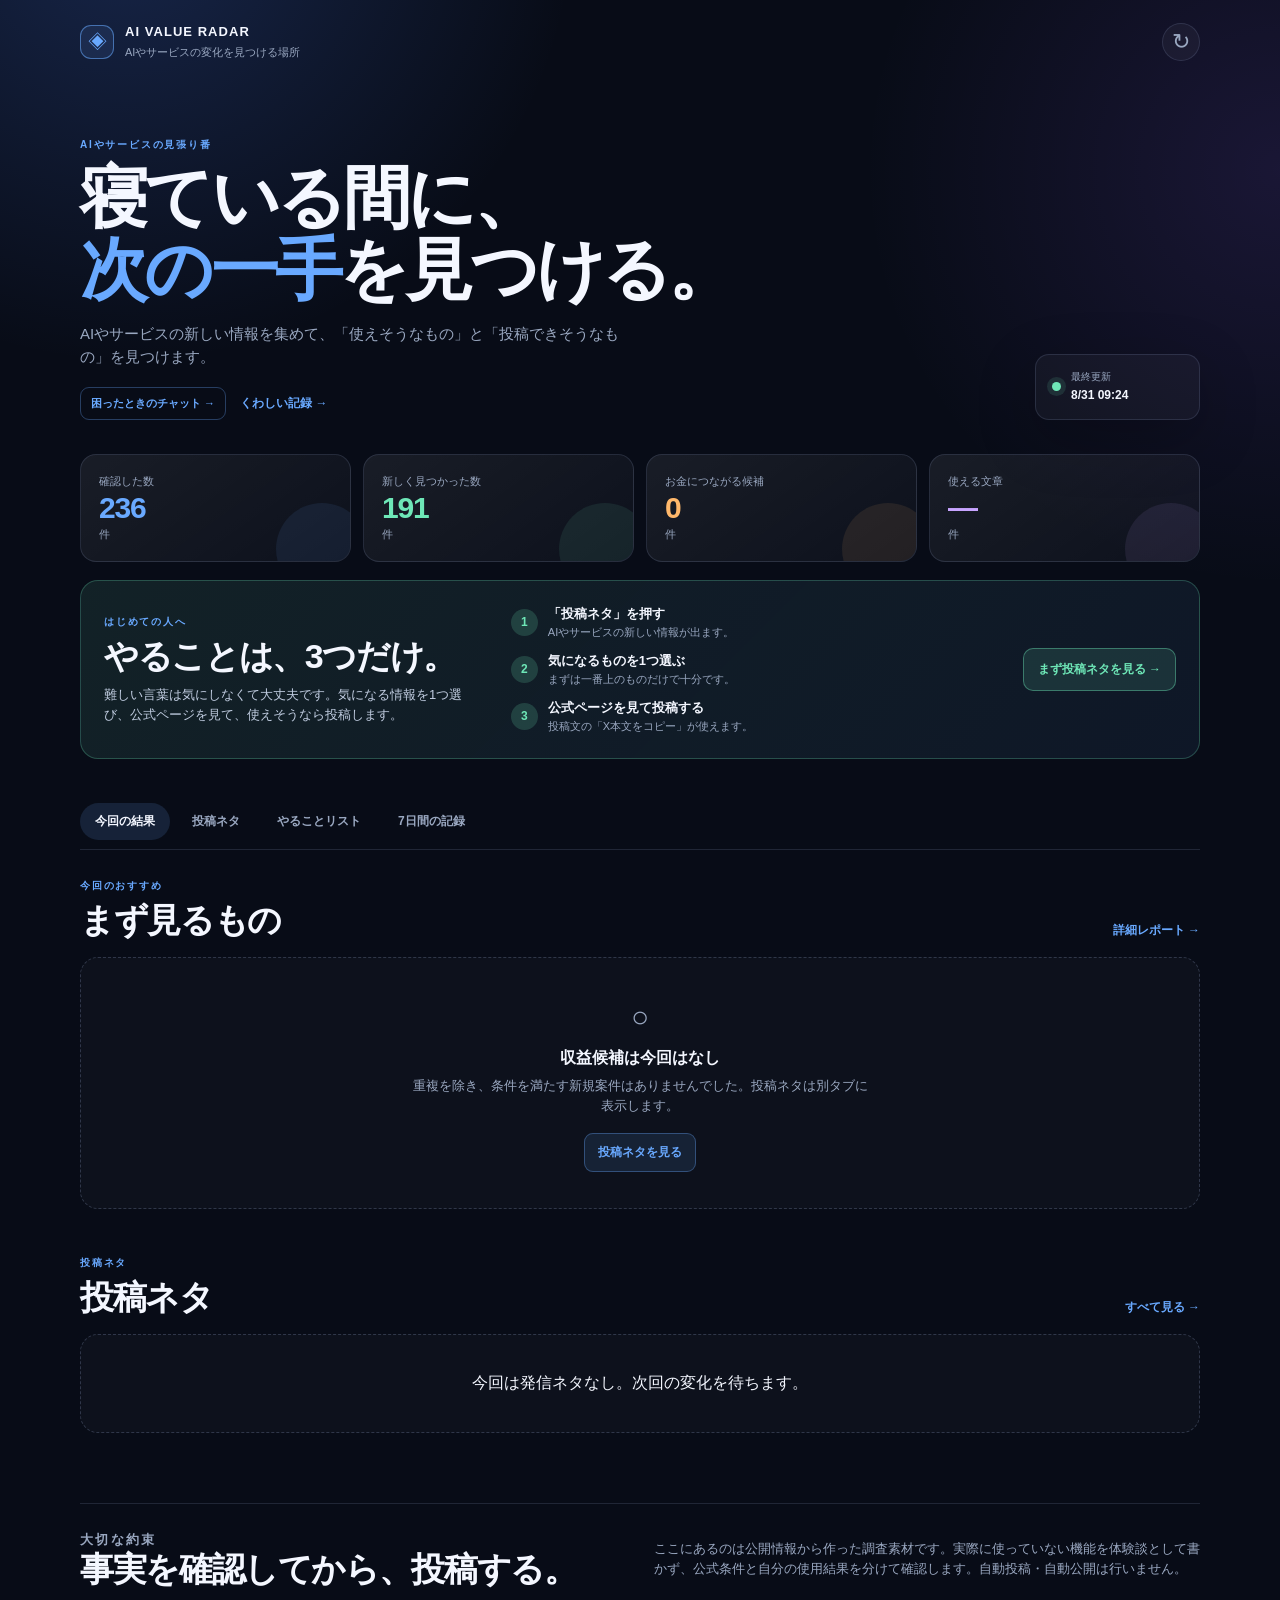
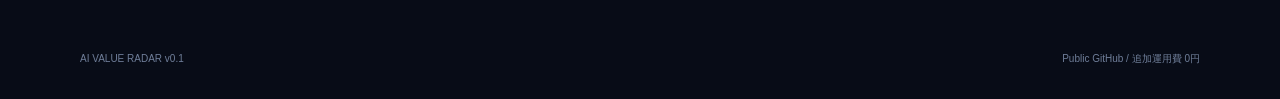
<file: index.html>
<!doctype html>
<html lang="ja">
<head>
  <meta charset="utf-8">
  <meta name="viewport" content="width=device-width, initial-scale=1, viewport-fit=cover">
  <meta name="theme-color" content="#0b1020">
  <meta name="description" content="AIやサービスの新しい情報から、使えそうなものと投稿ネタを見つけるAI VALUE RADAR。">
  <title>AI VALUE RADAR</title>
  <link rel="stylesheet" href="assets/radar.css">
</head>
<body>
  <div class="shell">
    <header class="topbar">
      <a class="brand" href="./" aria-label="AI VALUE RADAR ホーム">
        <span class="brand-mark">◈</span>
        <span>
          <strong>AI VALUE RADAR</strong>
          <small>AIやサービスの変化を見つける場所</small>
        </span>
      </a>
      <button class="icon-button" id="refresh-button" type="button" aria-label="データを更新">↻</button>
    </header>

    <main>
      <section class="hero">
        <div>
          <p class="eyebrow">AIやサービスの見張り番</p>
          <h1>寝ている間に、<br><span>次の一手</span>を見つける。</h1>
          <p class="hero-copy">AIやサービスの新しい情報を集めて、「使えそうなもの」と「投稿できそうなもの」を見つけます。</p>
          <div class="hero-links">
            <a class="action-link" href="chat-fallback.html">困ったときのチャット →</a>
            <a class="text-link" href="data/latest.md">くわしい記録 →</a>
          </div>
        </div>
        <div class="status-card">
          <span class="status-dot"></span>
          <div>
            <small>最終更新</small>
            <strong id="last-updated">読み込み中…</strong>
          </div>
        </div>
      </section>

      <section class="stats-grid" aria-label="今回の数字">
        <article class="stat-card accent-blue">
          <span>確認した数</span>
          <strong id="stat-fetched">—</strong>
          <small>件</small>
        </article>
        <article class="stat-card accent-green">
          <span>新しく見つかった数</span>
          <strong id="stat-new">—</strong>
          <small>件</small>
        </article>
        <article class="stat-card accent-orange">
          <span>お金につながる候補</span>
          <strong id="stat-promising">—</strong>
          <small>件</small>
        </article>
        <article class="stat-card accent-purple">
          <span>使える文章</span>
          <strong id="stat-packs">—</strong>
          <small>件</small>
        </article>
      </section>

      <section class="easy-guide" aria-labelledby="easy-guide-title">
        <div class="easy-guide-intro">
          <p class="eyebrow">はじめての人へ</p>
          <h2 id="easy-guide-title">やることは、3つだけ。</h2>
          <p>難しい言葉は気にしなくて大丈夫です。気になる情報を1つ選び、公式ページを見て、使えそうなら投稿します。</p>
        </div>
        <ol class="easy-steps">
          <li>
            <span class="easy-step-number">1</span>
            <div><strong>「投稿ネタ」を押す</strong><small>AIやサービスの新しい情報が出ます。</small></div>
          </li>
          <li>
            <span class="easy-step-number">2</span>
            <div><strong>気になるものを1つ選ぶ</strong><small>まずは一番上のものだけで十分です。</small></div>
          </li>
          <li>
            <span class="easy-step-number">3</span>
            <div><strong>公式ページを見て投稿する</strong><small>投稿文の「X本文をコピー」が使えます。</small></div>
          </li>
        </ol>
        <button class="easy-start" data-jump="topics" type="button">まず投稿ネタを見る →</button>
      </section>

      <nav class="tabs" aria-label="表示切り替え">
        <button class="tab is-active" data-tab="overview" type="button">今回の結果</button>
        <button class="tab" data-tab="topics" type="button">投稿ネタ</button>
        <button class="tab" data-tab="queue" type="button">やることリスト</button>
        <button class="tab" data-tab="metrics" type="button">7日間の記録</button>
      </nav>

      <section class="tab-panel is-active" data-panel="overview">
        <div class="section-heading">
          <div>
            <p class="eyebrow">今回のおすすめ</p>
            <h2>まず見るもの</h2>
          </div>
          <a class="text-link" id="latest-link" href="data/latest.md">詳細レポート →</a>
        </div>
        <div id="revenue-list" class="card-list"></div>

        <div class="empty-state" id="revenue-empty" hidden>
          <div class="empty-icon">○</div>
          <h3>収益候補は今回はなし</h3>
          <p>重複を除き、条件を満たす新規案件はありませんでした。投稿ネタは別タブに表示します。</p>
          <button class="soft-button" data-jump="topics" type="button">投稿ネタを見る</button>
        </div>

        <div class="section-heading compact-heading">
          <div>
            <p class="eyebrow">投稿ネタ</p>
            <h2>投稿ネタ</h2>
          </div>
          <button class="text-button" data-jump="topics" type="button">すべて見る →</button>
        </div>
        <div id="topic-preview" class="card-list"></div>
      </section>

      <section class="tab-panel" data-panel="topics">
        <div class="section-heading">
          <div>
            <p class="eyebrow">投稿ネタ</p>
            <h2>投稿ネタ</h2>
          </div>
          <span class="count-pill" id="topic-count">0件</span>
        </div>
        <p class="section-note">ここには、Xやnoteの話題になりそうな情報が出ます。まずは「これは何か」だけ見れば大丈夫です。</p>
        <div id="topic-list" class="card-list"></div>
      </section>

      <section class="tab-panel" data-panel="queue">
        <div class="section-heading">
          <div>
            <p class="eyebrow">やることリスト</p>
            <h2>やることリスト</h2>
          </div>
          <a class="text-link" href="data/content_queue.md">Markdown →</a>
        </div>
        <div class="queue-summary" id="queue-summary"></div>
        <p class="section-note">1つのネタを、note・X・Threads・動画に使い回せます。投稿したらTelegramで記録します。</p>
        <div id="queue-list" class="queue-list"></div>
      </section>

      <section class="tab-panel" data-panel="metrics">
        <div class="section-heading">
          <div>
            <p class="eyebrow">7日間の記録</p>
            <h2>どれが役立ったか</h2>
          </div>
          <span class="count-pill" id="metric-runs">0回</span>
        </div>
          <p class="section-note">「この情報を見てよかったか」を記録すると、少しずつおすすめが上手くなります。最初は見なくても大丈夫です。</p>
        <div class="metric-list" id="metric-list"></div>
        <div class="commands-card">
          <p class="eyebrow">Telegramの使い方</p>
          <h3>投稿したら、通知に返信して記録</h3>
          <code>/good コード</code>
          <code>/skip コード</code>
          <code>/trial コード　/used コード</code>
          <code>/posted コード note|x|threads|video</code>
          <code>/posturl コード https://公開した投稿のURL</code>
          <code>/validate コード signal|validated|rejected</code>
          <code>/result コード views=100 clicks=5 signups=1 sales=0 revenue=0</code>
        </div>
      </section>

      <section class="principles">
        <div>
          <p class="eyebrow">大切な約束</p>
          <h2>事実を確認してから、投稿する。</h2>
        </div>
        <p>ここにあるのは公開情報から作った調査素材です。実際に使っていない機能を体験談として書かず、公式条件と自分の使用結果を分けて確認します。自動投稿・自動公開は行いません。</p>
      </section>
    </main>

    <footer class="footer">
      <span>AI VALUE RADAR v0.1</span>
      <span>Public GitHub / 追加運用費 0円</span>
    </footer>
  </div>
  <div class="toast" id="toast" role="status" aria-live="polite"></div>
  <script src="assets/radar.js?v=20260831-4" defer></script>
</body>
</html>
</file>
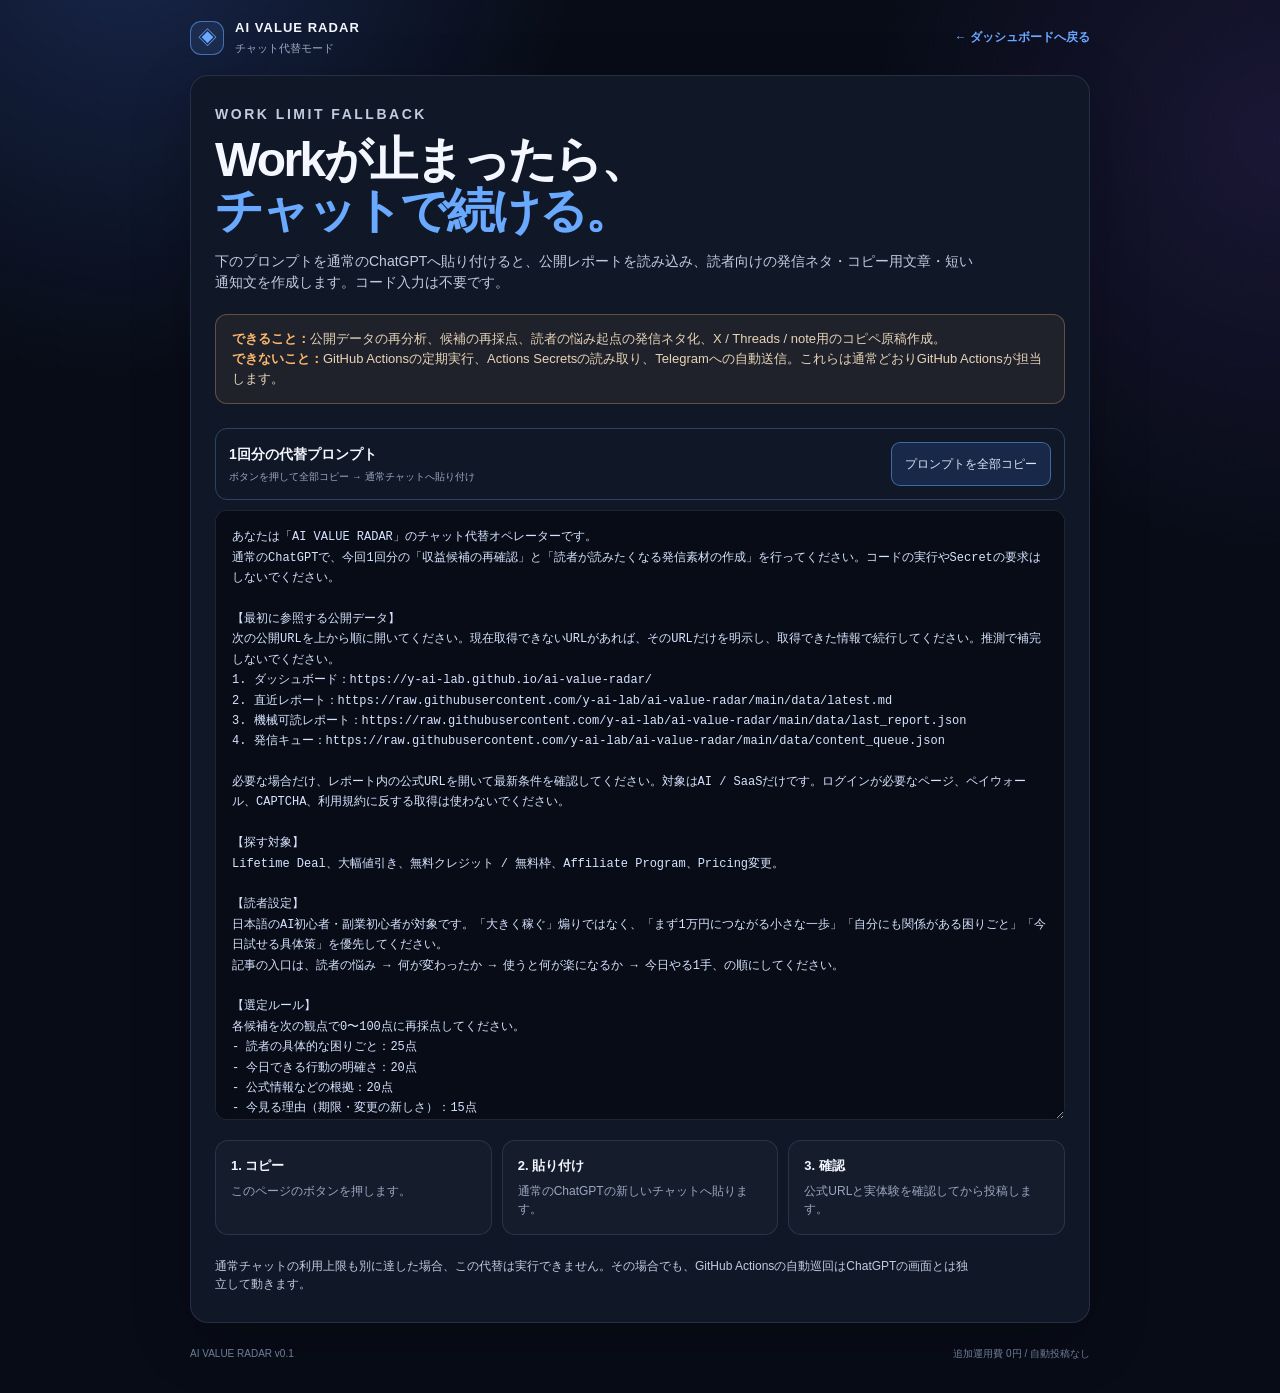
<file: chat-fallback.html>
<!doctype html>
<html lang="ja">
<head>
  <meta charset="utf-8">
  <meta name="viewport" content="width=device-width, initial-scale=1, viewport-fit=cover">
  <meta name="theme-color" content="#0b1020">
  <meta name="description" content="AI VALUE RADARを通常チャットで続けるための、コピーして使える代替プロンプト。">
  <title>チャット代替｜AI VALUE RADAR</title>
  <link rel="stylesheet" href="assets/radar.css">
  <style>
    .fallback-shell { width: min(900px, calc(100% - 24px)); margin: 0 auto; }
    .fallback-top { display:flex; justify-content:space-between; align-items:center; gap:12px; padding:18px 0; }
    .fallback-back { color:var(--blue); font-size:12px; font-weight:700; text-decoration:none; }
    .fallback-body { padding:28px 24px; border:1px solid var(--line); border-radius:18px; background:var(--panel); box-shadow:var(--shadow); }
    .fallback-body h1 { max-width:none; margin:0 0 14px; font-size:clamp(28px,5vw,48px); }
    .fallback-body h1 span { color:var(--blue); }
    .fallback-body p { max-width:760px; color:#c0cce0; font-size:14px; }
    .fallback-note { margin:20px 0; padding:14px 16px; border:1px solid rgba(255,184,107,.3); border-radius:12px; background:rgba(255,184,107,.07); color:#e7d4b8; font-size:13px; }
    .fallback-note strong { color:var(--orange); }
    .fallback-toolbar { display:flex; align-items:center; justify-content:space-between; gap:14px; margin:24px 0 10px; padding:13px; border:1px solid rgba(105,169,255,.3); border-radius:12px; color:var(--muted); font-size:12px; }
    .fallback-toolbar strong,.fallback-toolbar small { display:block; }
    .fallback-toolbar strong { color:var(--text); font-size:14px; }
    .fallback-toolbar small { margin-top:3px; }
    .fallback-copy { min-height:44px; padding:9px 13px; border:1px solid rgba(105,169,255,.5); border-radius:9px; background:#172848; color:#dbe6fb; font:700 11px/1.2 inherit; cursor:pointer; white-space:nowrap; }
    .fallback-copy.is-ok { border-color:rgba(110,231,183,.7); background:#12382d; color:var(--green); }
    .fallback-prompt { display:block; width:100%; min-height:610px; padding:16px; border:1px solid rgba(255,255,255,.1); border-radius:12px; resize:vertical; background:#080c17; color:#d7e4ff; font:12px/1.7 ui-monospace,SFMono-Regular,Menlo,monospace; }
    .fallback-grid { display:grid; grid-template-columns:repeat(3,1fr); gap:10px; margin-top:20px; }
    .fallback-card { padding:15px; border:1px solid var(--line); border-radius:13px; background:rgba(255,255,255,.025); }
    .fallback-card strong,.fallback-card span { display:block; }
    .fallback-card strong { margin-bottom:5px; font-size:13px; }
    .fallback-card span { color:var(--muted); font-size:12px; }
    .fallback-limit { margin:22px 0 0; color:var(--muted); font-size:12px !important; }
    @media (max-width:680px) {
      .fallback-body { padding:21px 16px; }
      .fallback-toolbar { display:block; }
      .fallback-copy { width:100%; margin-top:11px; }
      .fallback-grid { grid-template-columns:1fr; }
      .fallback-prompt { min-height:680px; font-size:11px; }
    }
  </style>
</head>
<body>
  <div class="fallback-shell">
    <div class="fallback-top">
      <a class="brand" href="./"><span class="brand-mark">◈</span><span><strong>AI VALUE RADAR</strong><small>チャット代替モード</small></span></a>
      <a class="fallback-back" href="./">← ダッシュボードへ戻る</a>
    </div>
    <main class="fallback-body">
      <p class="eyebrow">WORK LIMIT FALLBACK</p>
      <h1>Workが止まったら、<br><span>チャットで続ける。</span></h1>
      <p>下のプロンプトを通常のChatGPTへ貼り付けると、公開レポートを読み込み、読者向けの発信ネタ・コピー用文章・短い通知文を作成します。コード入力は不要です。</p>
      <div class="fallback-note"><strong>できること：</strong>公開データの再分析、候補の再採点、読者の悩み起点の発信ネタ化、X / Threads / note用のコピペ原稿作成。<br><strong>できないこと：</strong>GitHub Actionsの定期実行、Actions Secretsの読み取り、Telegramへの自動送信。これらは通常どおりGitHub Actionsが担当します。</div>
      <div class="fallback-toolbar">
        <div><strong>1回分の代替プロンプト</strong><small>ボタンを押して全部コピー → 通常チャットへ貼り付け</small></div>
        <button id="fallback-copy" class="fallback-copy" type="button">プロンプトを全部コピー</button>
      </div>
      <textarea id="fallback-prompt" class="fallback-prompt" readonly>あなたは「AI VALUE RADAR」のチャット代替オペレーターです。
通常のChatGPTで、今回1回分の「収益候補の再確認」と「読者が読みたくなる発信素材の作成」を行ってください。コードの実行やSecretの要求はしないでください。

【最初に参照する公開データ】
次の公開URLを上から順に開いてください。現在取得できないURLがあれば、そのURLだけを明示し、取得できた情報で続行してください。推測で補完しないでください。
1. ダッシュボード：https://y-ai-lab.github.io/ai-value-radar/
2. 直近レポート：https://raw.githubusercontent.com/y-ai-lab/ai-value-radar/main/data/latest.md
3. 機械可読レポート：https://raw.githubusercontent.com/y-ai-lab/ai-value-radar/main/data/last_report.json
4. 発信キュー：https://raw.githubusercontent.com/y-ai-lab/ai-value-radar/main/data/content_queue.json

必要な場合だけ、レポート内の公式URLを開いて最新条件を確認してください。対象はAI / SaaSだけです。ログインが必要なページ、ペイウォール、CAPTCHA、利用規約に反する取得は使わないでください。

【探す対象】
Lifetime Deal、大幅値引き、無料クレジット / 無料枠、Affiliate Program、Pricing変更。

【読者設定】
日本語のAI初心者・副業初心者が対象です。「大きく稼ぐ」煽りではなく、「まず1万円につながる小さな一歩」「自分にも関係がある困りごと」「今日試せる具体策」を優先してください。
記事の入口は、読者の悩み → 何が変わったか → 使うと何が楽になるか → 今日やる1手、の順にしてください。

【選定ルール】
各候補を次の観点で0〜100点に再採点してください。
- 読者の具体的な困りごと：25点
- 今日できる行動の明確さ：20点
- 公式情報などの根拠：20点
- 今見る理由（期限・変更の新しさ）：15点
- 収益化の可能性：10点
- 他の発信との差別化：10点
一般的な新機能紹介だけで、読者の行動や判断につながらないものは下げてください。
公式情報と推測を分けてください。自分で試していないことを体験談として書かないでください。Affiliate報酬は公式ページで確認できた場合だけ事実として扱い、それ以外は「未確認」と書いてください。

【出力】
最初に、次の短い「Telegram通知相当」を作ってください（Telegramへ送信はしません）。
AI VALUE RADAR｜チャット代替
今回の結論：
監視・参照：○件
収益候補：○件
発信候補：○件
TOP3：候補名と点数

次に、TOP3を最大3件作ってください。強い候補が3件未満なら、無理に埋めず、実際に価値がある件数だけにしてください。各候補に必ず次を含めてください。
- 何が起きたか
- 読者のどの悩みに関係するか
- いくら得なのか / 何が変わるのか
- 今日やる1手
- 向いている人 / 見送る人
- 収益化の見立て（事実と仮説を分ける）
- 注意点
- 公式URLと確認日

続けて、各候補について以下を「そのままコピーできる独立したコードブロック」で作成してください。
1. X投稿：短いフック、本文、公式URL、必要ならPR / Affiliate表記。280文字程度。
2. Threads投稿：3投稿。1投稿目は悩み、2投稿目は変化と具体策、3投稿目は注意点と行動。
3. note記事：タイトル、導入、見出し、本文のたたき台。実体験が必要な箇所は［自分で試した結果を追記］と書く。
4. 30秒動画：0〜3秒のフック、4〜15秒の説明、16〜25秒の具体例、26〜30秒のCTA。
5. 公開前チェック：公式条件、価格、期限、日本からの利用可否、商用利用、PR表記、自分の実利用。

最後に、次の「事実と不足情報」を付けてください。
- 公式情報で確認できた事実
- 推測または収益化仮説
- 取得できなかったURL / 情報
- 次回の監視で見る点

強い発信候補がない場合は「今回は強い候補なし」と正直に書き、薄いニュースを水増ししないでください。ただし、55点以上で読者が自分ごと化できる「検証候補」があれば、【検証候補】と明記して1〜2件だけ出してください。</textarea>
      <div class="fallback-grid">
        <div class="fallback-card"><strong>1. コピー</strong><span>このページのボタンを押します。</span></div>
        <div class="fallback-card"><strong>2. 貼り付け</strong><span>通常のChatGPTの新しいチャットへ貼ります。</span></div>
        <div class="fallback-card"><strong>3. 確認</strong><span>公式URLと実体験を確認してから投稿します。</span></div>
      </div>
      <p class="fallback-limit">通常チャットの利用上限も別に達した場合、この代替は実行できません。その場合でも、GitHub Actionsの自動巡回はChatGPTの画面とは独立して動きます。</p>
    </main>
    <footer class="footer"><span>AI VALUE RADAR v0.1</span><span>追加運用費 0円 / 自動投稿なし</span></footer>
  </div>
  <script src="assets/chat-fallback.js?v=20260831-1" defer></script>
</body>
</html>
</file>
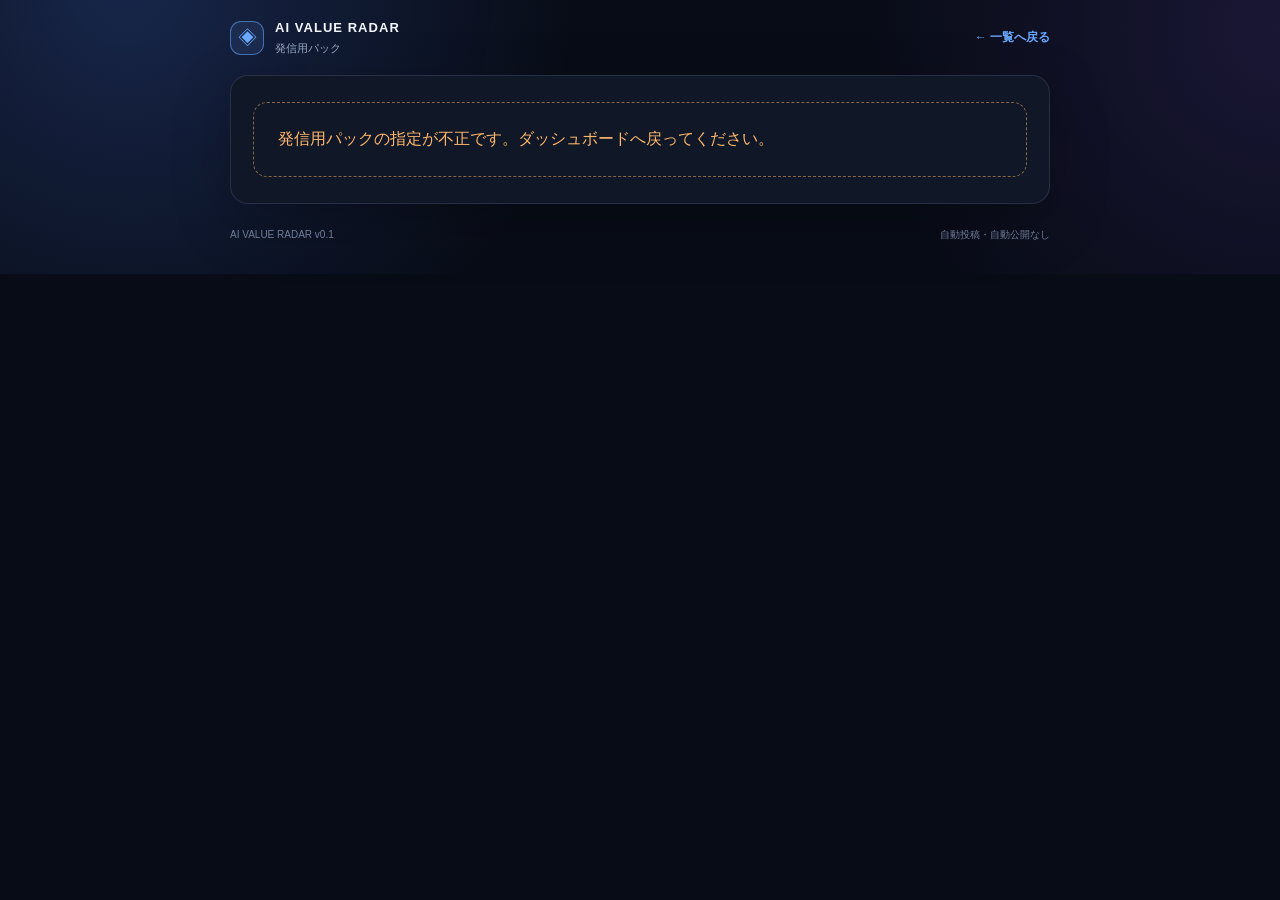
<file: pack.html>
<!doctype html>
<html lang="ja">
<head>
  <meta charset="utf-8">
  <meta name="viewport" content="width=device-width, initial-scale=1, viewport-fit=cover">
  <meta name="theme-color" content="#0b1020">
  <title>発信用パック｜AI VALUE RADAR</title>
  <link rel="stylesheet" href="assets/radar.css">
  <style>
    .pack-shell { width: min(820px, calc(100% - 24px)); margin: 0 auto; }
    .pack-top { display:flex; justify-content:space-between; align-items:center; gap:12px; padding:18px 0; }
    .back-link { color:var(--blue); font-size:12px; font-weight:700; text-decoration:none; }
    .pack-body { padding:26px 22px; border:1px solid var(--line); border-radius:18px; background:var(--panel); box-shadow:var(--shadow); }
    .pack-body h1 { max-width:none; margin:0 0 14px; font-size:clamp(25px,5vw,43px); letter-spacing:-.045em; }
    .pack-body h2 { margin:30px 0 10px; font-size:22px; }
    .pack-body h3 { margin:22px 0 8px; font-size:16px; color:#dbe6fb; }
    .pack-body p { color:#c0cce0; font-size:14px; }
    .pack-body ul { padding-left:22px; color:#c0cce0; font-size:13px; }
    .pack-body li { margin:6px 0; }
    .pack-body blockquote { margin:13px 0; padding:10px 14px; border-left:3px solid var(--blue); background:rgba(105,169,255,.07); color:var(--muted); font-size:13px; }
    .pack-body pre { overflow:auto; padding:14px; border-radius:10px; background:#080c17; color:#d7e4ff; font:12px/1.65 ui-monospace,SFMono-Regular,Menlo,monospace; white-space:pre-wrap; }
    .pack-body a { color:var(--blue); overflow-wrap:anywhere; }
    .pack-meta { color:var(--muted); font-size:11px; }
    .pack-error { padding:24px; border:1px dashed rgba(255,184,107,.5); border-radius:14px; color:var(--orange); }
    .copy-toolbar { display:flex; align-items:center; justify-content:space-between; gap:12px; margin:0 0 18px; padding:12px; border:1px solid rgba(105,169,255,.3); border-radius:12px; color:var(--muted); font-size:12px; }
    .copy-section { margin:20px 0; padding:14px; border:1px solid rgba(255,255,255,.08); border-radius:14px; background:rgba(255,255,255,.02); }
    .copy-section-head { display:flex; align-items:center; justify-content:space-between; gap:10px; }
    .copy-section-head h1,.copy-section-head h2,.copy-section-head h3 { margin-top:0; }
    .copy-button { min-height:44px; padding:8px 12px; border:1px solid rgba(105,169,255,.5); border-radius:9px; background:#172848; color:#dbe6fb; font:700 11px/1.2 inherit; cursor:pointer; white-space:nowrap; }
    .copy-button.copy-ok { border-color:rgba(110,231,183,.7); background:#12382d; color:var(--green); }
    @media (max-width:520px) { .copy-toolbar,.copy-section-head { display:block; } .copy-toolbar .copy-button,.copy-section-head .copy-button { width:100%; margin-top:10px; } }
    @media (max-width:680px) { .pack-body { padding:20px 16px; } }
  </style>
</head>
<body>
  <div class="pack-shell">
    <div class="pack-top">
      <a class="brand" href="./"><span class="brand-mark">◈</span><span><strong>AI VALUE RADAR</strong><small>発信用パック</small></span></a>
      <a class="back-link" href="./#topics">← 一覧へ戻る</a>
    </div>
    <main id="pack-main" class="pack-body"><p>発信用パックを読み込み中…</p></main>
    <footer class="footer"><span>AI VALUE RADAR v0.1</span><span>自動投稿・自動公開なし</span></footer>
  </div>
  <script src="assets/pack.js?v=20260831-4" defer></script>
</body>
</html>
</file>
<file: assets/radar.css>
:root {
  color-scheme: dark;
  --bg: #080c17;
  --panel: #101727;
  --panel-2: #151e32;
  --line: rgba(157, 176, 215, .16);
  --text: #f4f7ff;
  --muted: #9aa8c1;
  --blue: #69a9ff;
  --green: #6ee7b7;
  --orange: #ffb86b;
  --purple: #c7a4ff;
  --shadow: 0 18px 60px rgba(0, 0, 0, .24);
}

* { box-sizing: border-box; }

html { background: var(--bg); }

body {
  margin: 0;
  min-width: 320px;
  color: var(--text);
  background:
    radial-gradient(circle at 10% -5%, rgba(77, 130, 255, .22), transparent 28rem),
    radial-gradient(circle at 100% 10%, rgba(145, 92, 255, .13), transparent 26rem),
    var(--bg);
  font-family: -apple-system, BlinkMacSystemFont, "Segoe UI", "Noto Sans JP", sans-serif;
  line-height: 1.55;
}

a { color: inherit; }

button { font: inherit; }

.shell { width: min(1120px, calc(100% - 32px)); margin: 0 auto; }

.topbar {
  display: flex;
  justify-content: space-between;
  align-items: center;
  padding: 22px 0;
}

.brand { display: inline-flex; align-items: center; gap: 11px; text-decoration: none; }
.brand-mark { display: grid; place-items: center; width: 34px; height: 34px; border: 1px solid rgba(105, 169, 255, .55); border-radius: 11px; color: var(--blue); background: rgba(105, 169, 255, .1); font-size: 19px; }
.brand strong, .brand small { display: block; }
.brand strong { letter-spacing: .08em; font-size: 13px; }
.brand small { margin-top: 2px; color: var(--muted); font-size: 11px; }

.icon-button, .soft-button, .text-button, .tab { cursor: pointer; border: 0; color: inherit; }
.icon-button { width: 38px; height: 38px; border: 1px solid var(--line); border-radius: 50%; background: rgba(255,255,255,.04); color: var(--muted); font-size: 22px; transition: .2s ease; }
.icon-button:hover { color: var(--text); border-color: rgba(105, 169, 255, .6); transform: rotate(20deg); }

.hero { display: flex; justify-content: space-between; align-items: end; gap: 24px; padding: 54px 0 34px; }
.eyebrow { margin: 0 0 8px; color: var(--blue); font-size: 10px; font-weight: 800; letter-spacing: .18em; }
h1, h2, h3, p { margin-top: 0; }
h1 { max-width: 670px; margin-bottom: 16px; font-size: clamp(34px, 6vw, 68px); line-height: 1.07; letter-spacing: -.055em; }
h1 span { color: var(--blue); }
.hero-copy { max-width: 560px; margin-bottom: 0; color: var(--muted); font-size: 15px; }
.hero-links { display: flex; flex-wrap: wrap; align-items: center; gap: 10px 14px; margin-top: 18px; }
.status-card { display: flex; align-items: center; gap: 10px; min-width: 165px; padding: 14px 16px; border: 1px solid var(--line); border-radius: 14px; background: rgba(255,255,255,.035); box-shadow: var(--shadow); }
.status-dot { width: 9px; height: 9px; border-radius: 50%; background: var(--green); box-shadow: 0 0 0 5px rgba(110,231,183,.12); }
.status-card small, .status-card strong { display: block; }
.status-card small { color: var(--muted); font-size: 10px; }
.status-card strong { margin-top: 2px; font-size: 12px; }

.stats-grid { display: grid; grid-template-columns: repeat(4, 1fr); gap: 12px; }
.stat-card { position: relative; overflow: hidden; padding: 18px; border: 1px solid var(--line); border-radius: 16px; background: linear-gradient(145deg, rgba(255,255,255,.07), rgba(255,255,255,.025)); }
.stat-card::after { position: absolute; right: -18px; bottom: -34px; width: 92px; height: 92px; border-radius: 50%; background: currentColor; opacity: .09; content: ""; }
.stat-card span, .stat-card small { display: block; color: var(--muted); font-size: 11px; }
.stat-card strong { display: inline-block; margin: 3px 4px 0 0; font-size: 30px; line-height: 1; letter-spacing: -.04em; }
.accent-blue { color: var(--blue); } .accent-green { color: var(--green); } .accent-orange { color: var(--orange); } .accent-purple { color: var(--purple); }
.accent-blue span, .accent-blue small, .accent-green span, .accent-green small, .accent-orange span, .accent-orange small, .accent-purple span, .accent-purple small { color: var(--muted); }

.easy-guide { display: grid; grid-template-columns: 1.1fr 1.4fr auto; gap: 22px; align-items: center; margin-top: 18px; padding: 23px; border: 1px solid rgba(110,231,183,.25); border-radius: 18px; background: linear-gradient(135deg, rgba(110,231,183,.1), rgba(105,169,255,.07)); }
.easy-guide h2 { margin-bottom: 9px; }
.easy-guide-intro > p:last-child { max-width: 370px; margin-bottom: 0; color: #c0cce0; font-size: 13px; }
.easy-steps { display: grid; gap: 10px; margin: 0; padding: 0; list-style: none; }
.easy-steps li { display: flex; align-items: center; gap: 10px; }
.easy-step-number { display: grid; flex: 0 0 auto; place-items: center; width: 27px; height: 27px; border-radius: 50%; background: rgba(110,231,183,.18); color: var(--green); font-size: 12px; font-weight: 800; }
.easy-steps strong, .easy-steps small { display: block; }
.easy-steps strong { font-size: 13px; }
.easy-steps small { color: var(--muted); font-size: 11px; }
.easy-start { cursor: pointer; padding: 11px 14px; border: 1px solid rgba(110,231,183,.4); border-radius: 10px; background: rgba(110,231,183,.13); color: var(--green); font-size: 12px; font-weight: 800; white-space: nowrap; }
.easy-start:hover { background: rgba(110,231,183,.2); }

.tabs { display: flex; gap: 7px; margin: 44px 0 28px; padding-bottom: 9px; border-bottom: 1px solid var(--line); overflow-x: auto; scrollbar-width: none; }
.tabs::-webkit-scrollbar { display: none; }
.tab { flex: 0 0 auto; padding: 9px 15px; border-radius: 999px; background: transparent; color: var(--muted); font-size: 12px; font-weight: 700; }
.tab:hover, .tab.is-active { background: rgba(105, 169, 255, .14); color: var(--text); }

.tab-panel { display: none; animation: rise .25s ease both; }
.tab-panel.is-active { display: block; }
@keyframes rise { from { opacity: 0; transform: translateY(5px); } to { opacity: 1; transform: none; } }
.section-heading { display: flex; justify-content: space-between; align-items: end; gap: 16px; margin: 0 0 18px; }
.compact-heading { margin-top: 46px; }
h2 { margin-bottom: 0; font-size: clamp(23px, 4vw, 34px); line-height: 1.12; letter-spacing: -.04em; }
h3 { margin-bottom: 7px; font-size: 16px; line-height: 1.3; }
.text-link, .text-button { color: var(--blue); font-size: 12px; font-weight: 700; text-decoration: none; white-space: nowrap; }
.text-button { padding: 0; background: none; }
.text-link:hover, .text-button:hover { text-decoration: underline; }
.count-pill { padding: 6px 10px; border: 1px solid var(--line); border-radius: 999px; color: var(--muted); font-size: 11px; }
.section-note { max-width: 720px; margin: -4px 0 18px; color: var(--muted); font-size: 13px; }

.card-list { display: grid; gap: 12px; }
.signal-card { position: relative; padding: 20px; border: 1px solid var(--line); border-radius: 18px; background: var(--panel); box-shadow: 0 10px 35px rgba(0,0,0,.14); }
.signal-card:hover { border-color: rgba(105, 169, 255, .42); }
.card-top { display: flex; justify-content: space-between; align-items: start; gap: 16px; }
.card-kicker { margin: 0 0 7px; color: var(--muted); font-size: 11px; }
.signal-card h3 { max-width: 720px; margin-bottom: 9px; font-size: 19px; }
.signal-card h3 a { text-decoration: none; }
.signal-card h3 a:hover { color: var(--blue); }
.score { flex: 0 0 auto; color: var(--green); font-size: 22px; font-weight: 800; line-height: 1; }
.score small { display: block; margin-top: 3px; color: var(--muted); font-size: 9px; font-weight: 500; text-align: right; }
.card-summary { max-width: 760px; margin: 0 0 12px; color: #c0cce0; font-size: 13px; }
.card-meta { display: flex; flex-wrap: wrap; gap: 7px 15px; color: var(--muted); font-size: 11px; }
.code { padding: 2px 6px; border-radius: 5px; background: rgba(255,255,255,.07); color: #dae5fa; font-family: ui-monospace, SFMono-Regular, Menlo, monospace; }
.card-actions { display: flex; flex-wrap: wrap; gap: 8px; margin-top: 15px; }
.action-link { display: inline-flex; align-items: center; padding: 7px 10px; border: 1px solid rgba(105,169,255,.32); border-radius: 9px; color: var(--blue); font-size: 11px; font-weight: 700; text-decoration: none; }
.action-link:hover { background: rgba(105,169,255,.12); }
.topic-card { background: linear-gradient(145deg, rgba(119, 91, 206, .13), var(--panel)); }
.topic-card .score { color: var(--purple); }

.empty-state { padding: 36px 22px; border: 1px dashed rgba(157,176,215,.24); border-radius: 18px; background: rgba(255,255,255,.025); text-align: center; }
.empty-icon { margin-bottom: 7px; color: var(--muted); font-size: 30px; }
.empty-state h3 { margin-bottom: 7px; }
.empty-state p { max-width: 460px; margin: 0 auto 17px; color: var(--muted); font-size: 13px; }
.soft-button { padding: 9px 13px; border: 1px solid rgba(105,169,255,.35); border-radius: 9px; background: rgba(105,169,255,.11); color: var(--blue); font-size: 12px; font-weight: 700; }

.queue-summary { display: grid; grid-template-columns: repeat(3, 1fr); gap: 9px; margin-bottom: 16px; }
.queue-stat { padding: 14px; border: 1px solid var(--line); border-radius: 13px; background: var(--panel); }
.queue-stat strong { display: block; font-size: 22px; } .queue-stat span { color: var(--muted); font-size: 10px; }
.queue-list { display: grid; gap: 10px; }
.queue-row { padding: 16px; border: 1px solid var(--line); border-radius: 15px; background: var(--panel); }
.queue-row h3 { margin: 0 0 4px; font-size: 15px; }
.queue-row h3 a { text-decoration: none; } .queue-row h3 a:hover { color: var(--blue); }
.queue-row small { color: var(--muted); }
.progress-track { display: grid; grid-template-columns: repeat(4, 1fr); gap: 4px; margin: 12px 0 7px; }
.progress-step { height: 6px; border-radius: 999px; background: rgba(255,255,255,.1); }
.progress-step.is-posted { background: var(--green); }
.progress-labels { display: flex; justify-content: space-between; color: var(--muted); font-size: 9px; }

.metric-list { display: grid; grid-template-columns: repeat(2, 1fr); gap: 10px; margin-bottom: 18px; }
.metric-row { display: flex; justify-content: space-between; align-items: center; padding: 15px 16px; border: 1px solid var(--line); border-radius: 13px; background: var(--panel); }
.metric-row span { color: var(--muted); font-size: 12px; } .metric-row strong { font-size: 22px; }
.commands-card { padding: 20px; border: 1px solid rgba(105,169,255,.25); border-radius: 17px; background: linear-gradient(145deg, rgba(105,169,255,.11), rgba(255,255,255,.025)); }
.commands-card h3 { margin-bottom: 13px; }
.commands-card code { display: block; width: fit-content; margin: 6px 0; padding: 5px 8px; border-radius: 7px; background: rgba(0,0,0,.22); color: #d5e4ff; font-size: 11px; }

.principles { display: grid; grid-template-columns: 1fr 1fr; gap: 28px; align-items: center; margin: 70px 0 40px; padding: 26px 0 0; border-top: 1px solid var(--line); }
.principles p { margin: 0; color: var(--muted); font-size: 13px; }
.footer { display: flex; justify-content: space-between; gap: 20px; padding: 23px 0 32px; color: #6f7e99; font-size: 10px; }
.toast { position: fixed; right: 16px; bottom: 16px; max-width: calc(100% - 32px); padding: 10px 13px; border: 1px solid rgba(110,231,183,.35); border-radius: 10px; background: #12261f; color: var(--green); font-size: 12px; opacity: 0; pointer-events: none; transform: translateY(10px); transition: .2s ease; }
.toast.is-visible { opacity: 1; transform: none; }

@media (max-width: 680px) {
  .shell { width: min(100% - 24px, 560px); }
  .topbar { padding: 16px 0; }
  .hero { display: block; padding: 35px 0 26px; }
  h1 { font-size: clamp(37px, 11vw, 58px); }
  .hero-copy { font-size: 13px; }
  .status-card { width: fit-content; min-width: 0; margin-top: 22px; }
  .stats-grid { grid-template-columns: repeat(2, 1fr); gap: 9px; }
  .stat-card { padding: 14px; } .stat-card strong { font-size: 27px; }
  .easy-guide { display: block; padding: 18px; }
  .easy-guide-intro > p:last-child { margin-bottom: 17px; }
  .easy-start { width: 100%; margin-top: 17px; }
  .tabs { margin-top: 30px; }
  .section-heading { align-items: center; }
  .signal-card { padding: 16px; }
  .signal-card h3 { font-size: 16px; }
  .score { font-size: 19px; }
  .principles { display: block; margin-top: 50px; }
  .principles p { margin-top: 15px; }
  .footer { display: block; } .footer span { display: block; margin: 4px 0; }
}

@media (max-width: 420px) {
  .metric-list { grid-template-columns: 1fr; }
  .queue-summary { gap: 6px; }
  .queue-stat { padding: 11px 9px; } .queue-stat strong { font-size: 19px; }
  .queue-stat span { font-size: 9px; }
}
</file>
